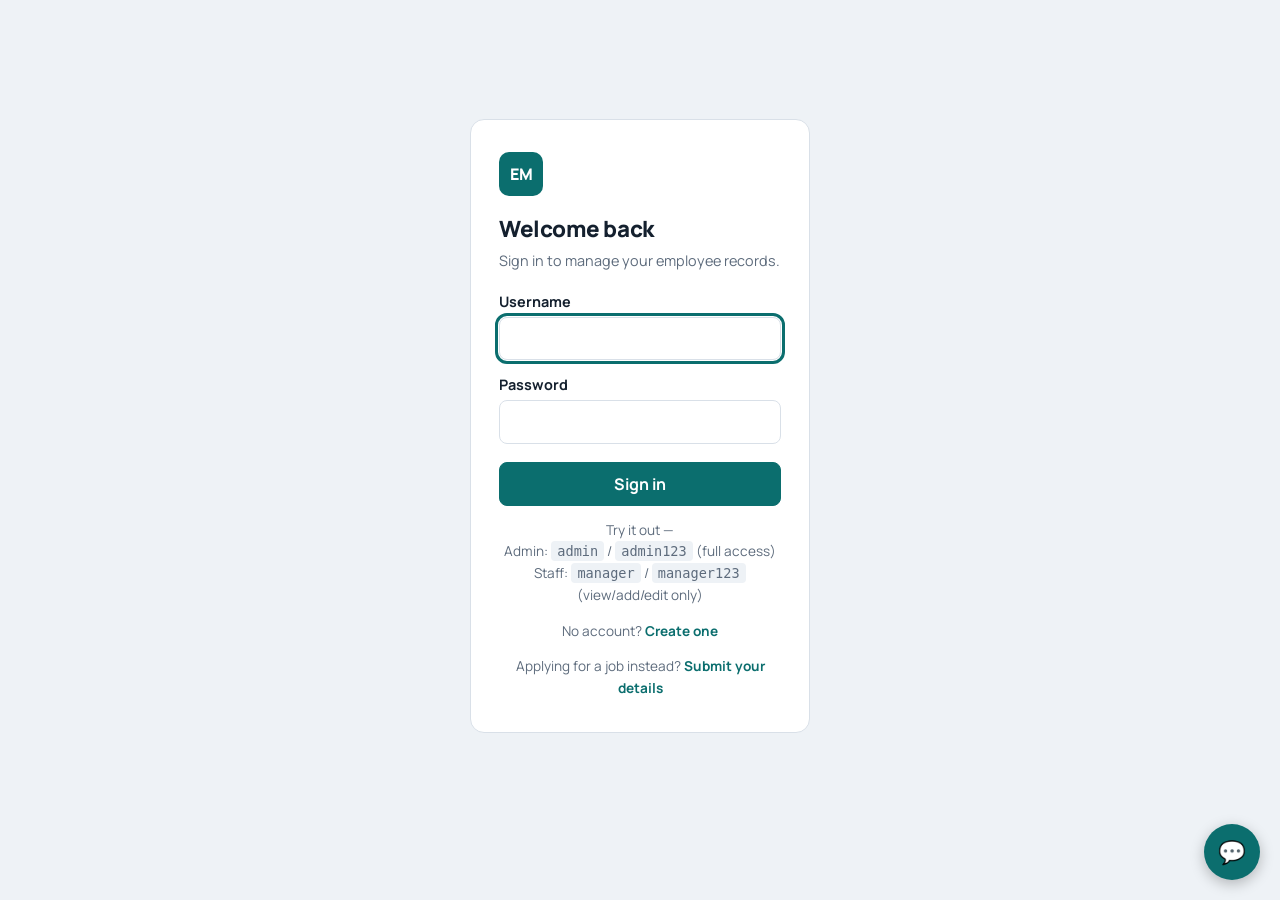
<file: employee-service/src/main/resources/static/login.html>
<!DOCTYPE html>
<html lang="en">
<head>
  <meta charset="UTF-8">
  <meta name="viewport" content="width=device-width, initial-scale=1">
  <title>Sign in · Employee Manager</title>
  <link rel="preconnect" href="https://fonts.googleapis.com">
  <link href="https://fonts.googleapis.com/css2?family=Manrope:wght@400;500;700;800&display=swap" rel="stylesheet">
  <link rel="stylesheet" href="style.css">
</head>
<body class="auth-body">
  <main class="auth-wrap">
    <form class="auth-card" method="POST" action="/login">
      <div class="auth-logo">EM</div>
      <h1>Welcome back</h1>
      <p class="sub">Sign in to manage your employee records.</p>

      <div id="authMsg" class="auth-msg" hidden></div>

      <label>Username
        <input name="username" type="text" required autofocus autocomplete="username">
      </label>
      <label>Password
        <input name="password" type="password" required autocomplete="current-password">
      </label>

      <button class="btn primary full" type="submit">Sign in</button>

      <p class="auth-hint">
        Try it out —<br>
        Admin: <code>admin</code> / <code>admin123</code> (full access)<br>
        Staff: <code>manager</code> / <code>manager123</code> (view/add/edit only)
      </p>
      <p class="auth-switch">No account? <a href="/register.html">Create one</a></p>
      <p class="auth-switch">Applying for a job instead? <a href="/apply.html">Submit your details</a></p>
    </form>
  </main>
  <script>
    const params = new URLSearchParams(location.search);
    const box = document.getElementById('authMsg');
    if (params.has('error')) {
      box.textContent = 'Incorrect username or password. Please try again.';
      box.hidden = false;
    } else if (params.has('logout')) {
      box.textContent = 'You have been signed out.';
      box.className = 'auth-msg info';
      box.hidden = false;
    } else if (params.has('registered')) {
      box.textContent = 'Account created. You can sign in now.';
      box.className = 'auth-msg info';
      box.hidden = false;
    }
  </script>
  <script src="chatbot.js"></script>
</body>
</html>
</file>
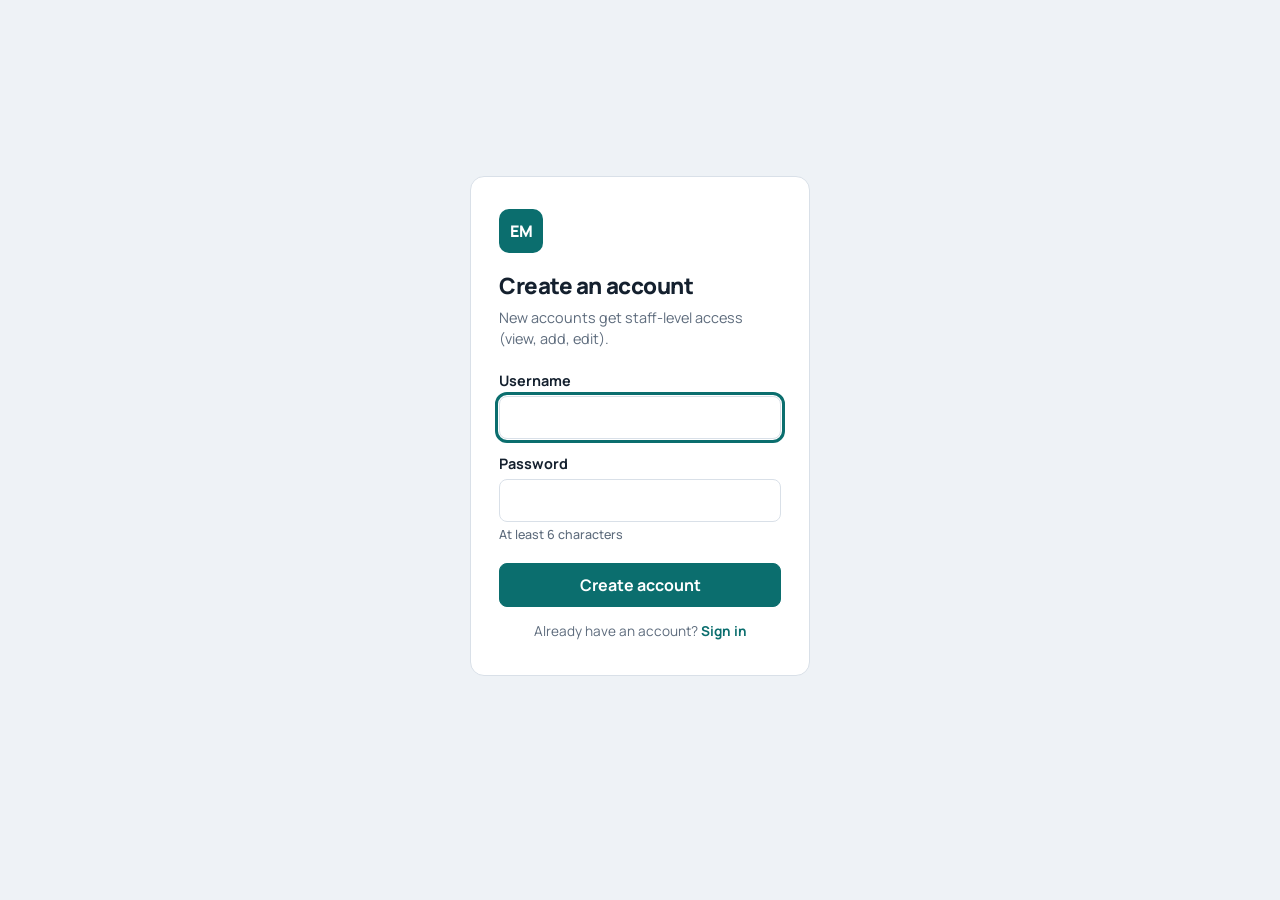
<file: employee-service/src/main/resources/static/register.html>
<!DOCTYPE html>
<html lang="en">
<head>
  <meta charset="UTF-8">
  <meta name="viewport" content="width=device-width, initial-scale=1">
  <title>Create account · Employee Manager</title>
  <link rel="preconnect" href="https://fonts.googleapis.com">
  <link href="https://fonts.googleapis.com/css2?family=Manrope:wght@400;500;700;800&display=swap" rel="stylesheet">
  <link rel="stylesheet" href="style.css">
</head>
<body class="auth-body">
  <main class="auth-wrap">
    <form class="auth-card" id="registerForm" novalidate>
      <div class="auth-logo">EM</div>
      <h1>Create an account</h1>
      <p class="sub">New accounts get staff-level access (view, add, edit).</p>

      <div id="authMsg" class="auth-msg" hidden></div>

      <label>Username
        <input id="username" type="text" required autofocus autocomplete="username">
      </label>
      <label>Password
        <input id="password" type="password" required minlength="6" autocomplete="new-password">
        <span class="auth-note">At least 6 characters</span>
      </label>

      <button class="btn primary full" type="submit">Create account</button>
      <p class="auth-switch">Already have an account? <a href="/login.html">Sign in</a></p>
    </form>
  </main>
  <script src="auth.js"></script>
</body>
</html>
</file>
<file: employee-service/src/main/resources/static/style.css>
:root {
  --bg: #eef2f6; --surface: #fff; --ink: #14202e; --muted: #5d6b7c;
  --line: #d9e0e8; --accent: #0b6e6e; --accent-ink: #fff; --danger: #b42318;
}
@media (prefers-color-scheme: dark) {
  :root { --bg:#0e1620; --surface:#16212d; --ink:#e8eef5; --muted:#93a1b2; --line:#263546; --accent:#3fb5ad; --accent-ink:#06201f; --danger:#f2665b; }
}
* { box-sizing: border-box; }
body { margin:0; background:var(--bg); color:var(--ink); font:16px/1.5 "Manrope", system-ui, sans-serif; }
.top { max-width:1100px; margin:0 auto; padding:32px 20px 16px; display:flex; justify-content:space-between; align-items:flex-end; gap:16px; flex-wrap:wrap; }
h1 { margin:0; font-size:2rem; font-weight:800; letter-spacing:-.02em; }
h2 { margin:0 0 16px; font-size:1.25rem; }
.sub { margin:4px 0 0; color:var(--muted); }
main { max-width:1100px; margin:0 auto; padding:0 20px 48px; }
.toolbar { margin-bottom:12px; display:flex; gap:10px; flex-wrap:wrap; }
.toolbar input[type="search"] { flex:1; min-width:220px; }
.toolbar select { width:auto; min-width:180px; }
input, select { font:inherit; color:inherit; width:100%; padding:10px 12px; border:1px solid var(--line); border-radius:8px; background:var(--surface); }
input:focus-visible, select:focus-visible, .btn:focus-visible { outline:3px solid var(--accent); outline-offset:1px; }
.table-wrap { background:var(--surface); border:1px solid var(--line); border-radius:12px; overflow-x:auto; }
table { width:100%; border-collapse:collapse; min-width:760px; }
th, td { text-align:left; padding:14px 16px; border-bottom:1px solid var(--line); }
th { font-size:.85rem; color:var(--muted); font-weight:700; }
tr:last-child td { border-bottom:0; }
.num { text-align:right; font-variant-numeric:tabular-nums; }
.actions { text-align:right; white-space:nowrap; }
td .email { display:block; color:var(--muted); font-size:.85rem; }
.avatar { width:36px; height:36px; border-radius:50%; object-fit:cover; display:block; }
.avatar.initials { background:var(--accent); color:var(--accent-ink); display:flex; align-items:center; justify-content:center; font-weight:700; font-size:.8rem; }
.btn { font:inherit; font-weight:700; padding:9px 16px; border-radius:8px; border:1px solid var(--line); background:var(--surface); color:var(--ink); cursor:pointer; text-decoration:none; display:inline-block; }
.btn:hover { border-color:var(--accent); }
.btn.primary { background:var(--accent); color:var(--accent-ink); border-color:var(--accent); }
.btn.danger { background:var(--danger); color:#fff; border-color:var(--danger); }
.btn.small { padding:5px 10px; font-size:.85rem; margin-left:4px; }
.btn:disabled { opacity:.5; cursor:not-allowed; }
.empty { padding:40px; text-align:center; color:var(--muted); }
.pagination { display:flex; align-items:center; justify-content:center; gap:14px; margin-top:16px; color:var(--muted); font-size:.9rem; }
dialog { border:1px solid var(--line); border-radius:14px; padding:24px; width:min(520px, 92vw); background:var(--surface); color:var(--ink); }
dialog::backdrop { background:rgba(10,20,30,.55); }
label { display:block; font-weight:700; font-size:.9rem; margin-bottom:12px; }
label input, label select { margin-top:4px; font-weight:400; }
.two { display:grid; grid-template-columns:1fr 1fr; gap:12px; }
@media (max-width:520px){ .two { grid-template-columns:1fr; } }
.err { display:block; color:var(--danger); font-size:.8rem; font-weight:500; }
.buttons { display:flex; justify-content:flex-end; gap:8px; margin-top:8px; }
#toast { position:fixed; left:50%; bottom:24px; transform:translate(-50%,20px); background:var(--ink); color:var(--bg); padding:10px 18px; border-radius:8px; opacity:0; pointer-events:none; transition:.2s; }
#toast.show { opacity:1; transform:translate(-50%,0); }
@media (prefers-reduced-motion: reduce){ #toast { transition:none; } }
.header-actions { display:flex; align-items:center; gap:10px; flex-wrap:wrap; }
.header-actions form { margin:0; }

/* ---- Login / Register pages ---- */
.auth-body { display:flex; min-height:100vh; align-items:center; justify-content:center; padding:20px; }
.auth-wrap { width:100%; max-width:380px; }
.auth-card { background:var(--surface); border:1px solid var(--line); border-radius:14px; padding:32px 28px; display:flex; flex-direction:column; }
.auth-logo { width:44px; height:44px; border-radius:10px; background:var(--accent); color:var(--accent-ink); font-weight:800; display:flex; align-items:center; justify-content:center; margin-bottom:16px; }
.auth-card h1 { font-size:1.4rem; margin:0 0 4px; }
.auth-card .sub { color:var(--muted); margin:0 0 20px; font-size:.9rem; }
.auth-card label { display:block; font-weight:700; font-size:.9rem; margin-bottom:14px; }
.auth-card label input { margin-top:4px; font-weight:400; }
.auth-note { display:block; color:var(--muted); font-size:.78rem; font-weight:500; margin-top:4px; }
.btn.full { width:100%; margin-top:4px; }
.auth-msg { background:rgba(180,35,24,.12); color:var(--danger); border:1px solid var(--danger); padding:10px 12px; border-radius:8px; font-size:.85rem; margin-bottom:16px; }
.auth-msg.info { background:rgba(11,110,110,.12); color:var(--accent); border-color:var(--accent); }
.auth-hint, .auth-switch { text-align:center; font-size:.85rem; color:var(--muted); margin:14px 0 0; line-height:1.6; }
.auth-hint code { background:var(--bg); padding:2px 6px; border-radius:4px; }
.auth-switch a, .auth-hint a { color:var(--accent); font-weight:700; text-decoration:none; }
.auth-switch a:hover, .auth-hint a:hover { text-decoration:underline; }
</file>
